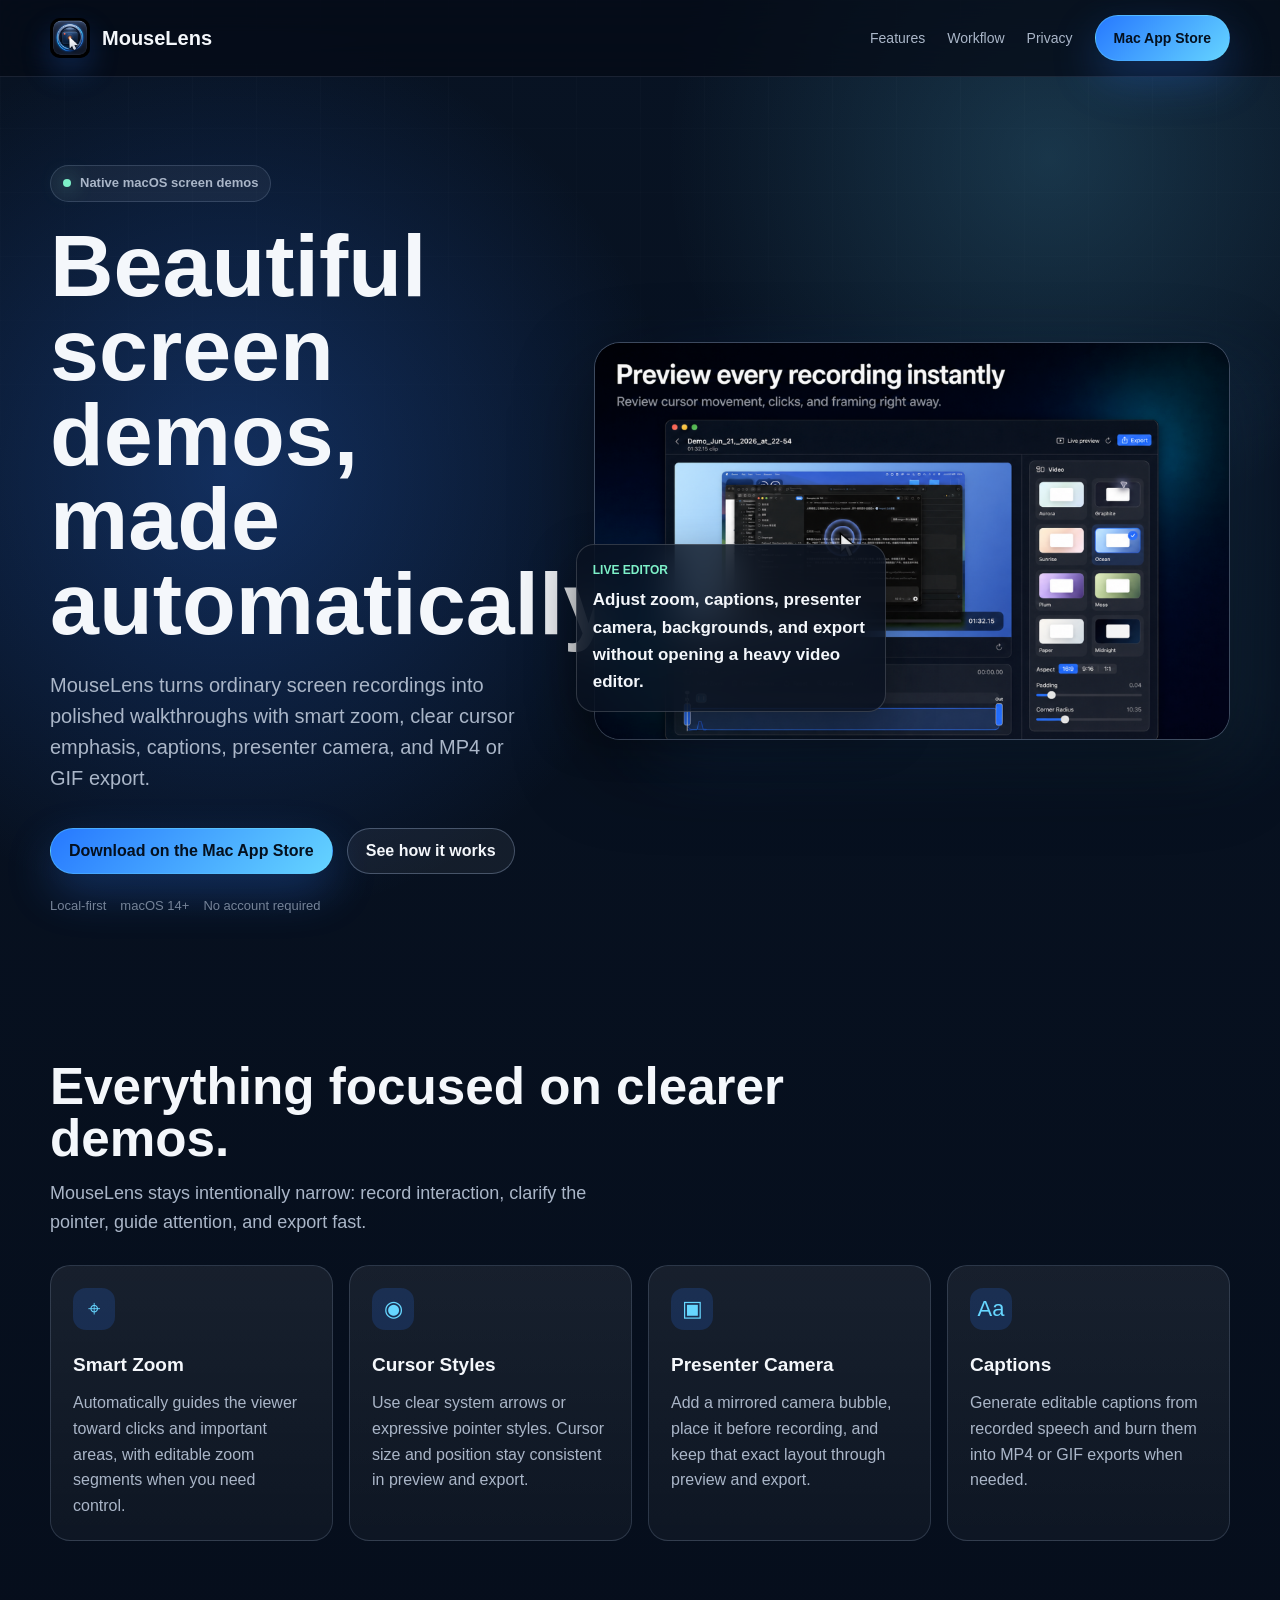
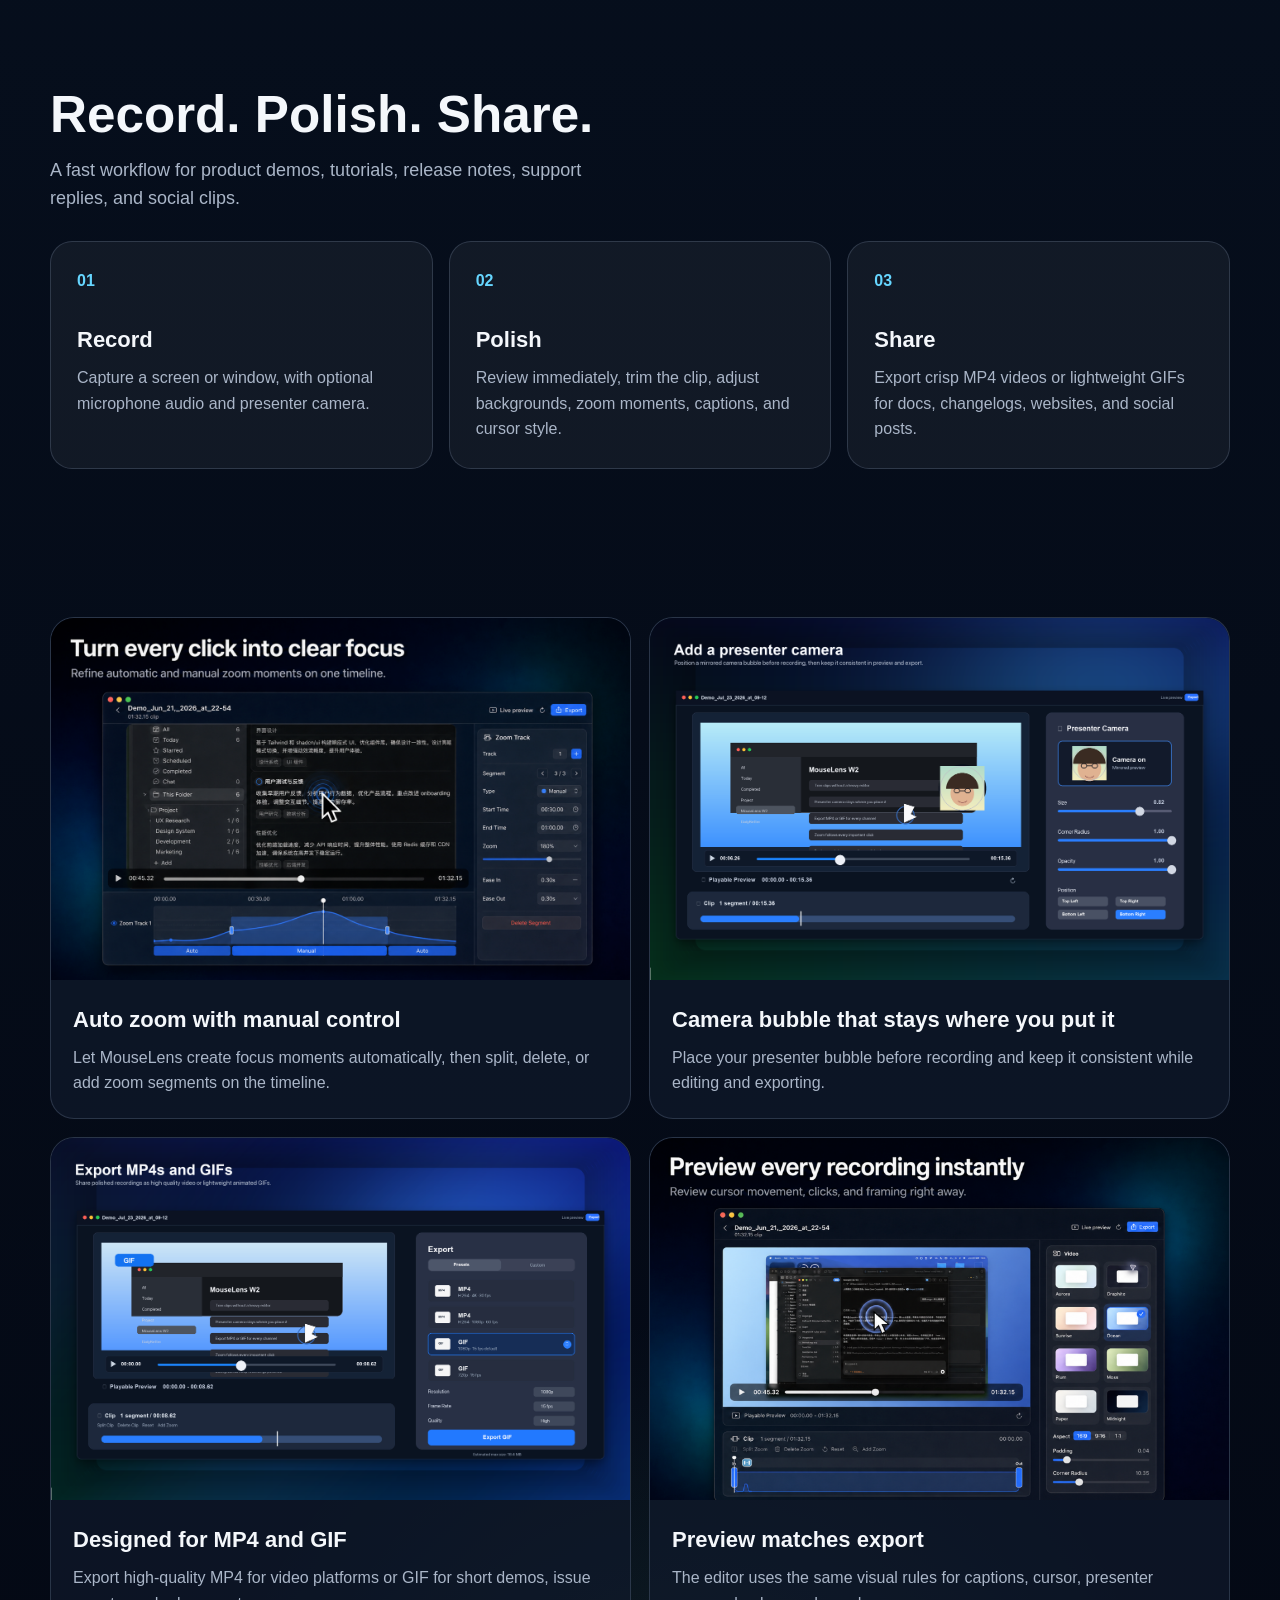
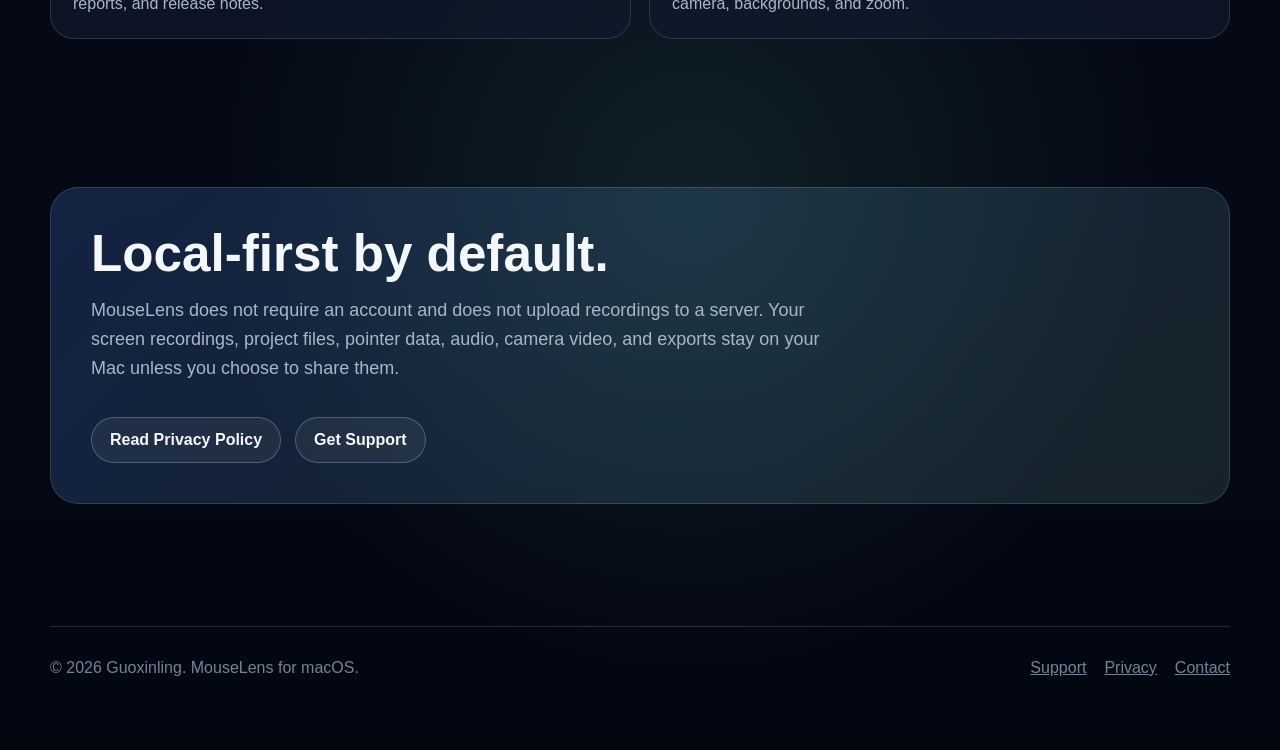
<file: index.html>
<!doctype html>
<html lang="en">
<head>
  <meta charset="utf-8">
  <meta name="viewport" content="width=device-width, initial-scale=1">
  <meta name="description" content="MouseLens is a macOS screen recorder for polished demos with smart zoom, captions, presenter camera, cursor styles, MP4 export, and GIF export.">
  <title>MouseLens — Polished screen recordings, fast</title>
  <link rel="icon" href="assets/icon-128.png">
  <link rel="stylesheet" href="styles.css">
</head>
<body>
  <div class="page">
    <header class="nav">
      <div class="container nav-inner">
        <a class="brand" href="index.html" aria-label="MouseLens home">
          <img src="assets/icon-128.png" alt="">
          <span>MouseLens</span>
        </a>
        <nav class="nav-links" aria-label="Primary navigation">
          <a href="#features">Features</a>
          <a href="#workflow">Workflow</a>
          <a href="#privacy">Privacy</a>
          <a class="button primary" href="https://apps.apple.com/app/id6782615815">Mac App Store</a>
        </nav>
      </div>
    </header>

    <main>
      <section class="hero">
        <div class="container hero-grid">
          <div>
            <span class="eyebrow">Native macOS screen demos</span>
            <h1>Beautiful screen demos, made automatically.</h1>
            <p class="hero-copy">MouseLens turns ordinary screen recordings into polished walkthroughs with smart zoom, clear cursor emphasis, captions, presenter camera, and MP4 or GIF export.</p>
            <div class="hero-actions">
              <a class="button primary" href="https://apps.apple.com/app/id6782615815">Download on the Mac App Store</a>
              <a class="button secondary" href="#workflow">See how it works</a>
            </div>
            <div class="hero-notes">
              <span>Local-first</span>
              <span>macOS 14+</span>
              <span>No account required</span>
            </div>
          </div>

          <div class="hero-visual" aria-label="MouseLens editor preview">
            <div class="product-frame">
              <img src="assets/preview.png" alt="MouseLens editor showing a polished screen recording preview">
            </div>
            <div class="floating-panel">
              <p class="panel-kicker">Live editor</p>
              <p class="panel-title">Adjust zoom, captions, presenter camera, backgrounds, and export without opening a heavy video editor.</p>
            </div>
          </div>
        </div>
      </section>

      <section class="section" id="features">
        <div class="container">
          <div class="section-head">
            <div>
              <h2>Everything focused on clearer demos.</h2>
              <p class="section-lede">MouseLens stays intentionally narrow: record interaction, clarify the pointer, guide attention, and export fast.</p>
            </div>
          </div>

          <div class="cards">
            <article class="card">
              <div class="card-icon">⌖</div>
              <h3>Smart Zoom</h3>
              <p>Automatically guides the viewer toward clicks and important areas, with editable zoom segments when you need control.</p>
            </article>
            <article class="card">
              <div class="card-icon">◉</div>
              <h3>Cursor Styles</h3>
              <p>Use clear system arrows or expressive pointer styles. Cursor size and position stay consistent in preview and export.</p>
            </article>
            <article class="card">
              <div class="card-icon">▣</div>
              <h3>Presenter Camera</h3>
              <p>Add a mirrored camera bubble, place it before recording, and keep that exact layout through preview and export.</p>
            </article>
            <article class="card">
              <div class="card-icon">Aa</div>
              <h3>Captions</h3>
              <p>Generate editable captions from recorded speech and burn them into MP4 or GIF exports when needed.</p>
            </article>
          </div>
        </div>
      </section>

      <section class="section" id="workflow">
        <div class="container">
          <div class="section-head">
            <div>
              <h2>Record. Polish. Share.</h2>
              <p class="section-lede">A fast workflow for product demos, tutorials, release notes, support replies, and social clips.</p>
            </div>
          </div>

          <div class="workflow">
            <article class="step">
              <h3>Record</h3>
              <p>Capture a screen or window, with optional microphone audio and presenter camera.</p>
            </article>
            <article class="step">
              <h3>Polish</h3>
              <p>Review immediately, trim the clip, adjust backgrounds, zoom moments, captions, and cursor style.</p>
            </article>
            <article class="step">
              <h3>Share</h3>
              <p>Export crisp MP4 videos or lightweight GIFs for docs, changelogs, websites, and social posts.</p>
            </article>
          </div>
        </div>
      </section>

      <section class="section">
        <div class="container">
          <div class="showcase">
            <article class="showcase-card">
              <img src="assets/zoom-track.png" alt="MouseLens zoom track in the editor">
              <div class="showcase-copy">
                <h3>Auto zoom with manual control</h3>
                <p>Let MouseLens create focus moments automatically, then split, delete, or add zoom segments on the timeline.</p>
              </div>
            </article>
            <article class="showcase-card">
              <img src="assets/presenter.png" alt="MouseLens presenter camera controls">
              <div class="showcase-copy">
                <h3>Camera bubble that stays where you put it</h3>
                <p>Place your presenter bubble before recording and keep it consistent while editing and exporting.</p>
              </div>
            </article>
            <article class="showcase-card">
              <img src="assets/export.png" alt="MouseLens export settings for MP4 and GIF">
              <div class="showcase-copy">
                <h3>Designed for MP4 and GIF</h3>
                <p>Export high-quality MP4 for video platforms or GIF for short demos, issue reports, and release notes.</p>
              </div>
            </article>
            <article class="showcase-card">
              <img src="assets/preview.png" alt="MouseLens styled preview with background and cursor">
              <div class="showcase-copy">
                <h3>Preview matches export</h3>
                <p>The editor uses the same visual rules for captions, cursor, presenter camera, backgrounds, and zoom.</p>
              </div>
            </article>
          </div>
        </div>
      </section>

      <section class="section" id="privacy">
        <div class="container">
          <div class="privacy-band">
            <h2>Local-first by default.</h2>
            <p>MouseLens does not require an account and does not upload recordings to a server. Your screen recordings, project files, pointer data, audio, camera video, and exports stay on your Mac unless you choose to share them.</p>
            <div class="hero-actions">
              <a class="button secondary" href="privacy.html">Read Privacy Policy</a>
              <a class="button secondary" href="support.html">Get Support</a>
            </div>
          </div>
        </div>
      </section>
    </main>

    <footer class="footer">
      <div class="container footer-inner">
        <div>© 2026 Guoxinling. MouseLens for macOS.</div>
        <div class="footer-links">
          <a href="support.html">Support</a>
          <a href="privacy.html">Privacy</a>
          <a href="mailto:guoxinling_xisu@163.com">Contact</a>
        </div>
      </div>
    </footer>
  </div>
</body>
</html>
</file>
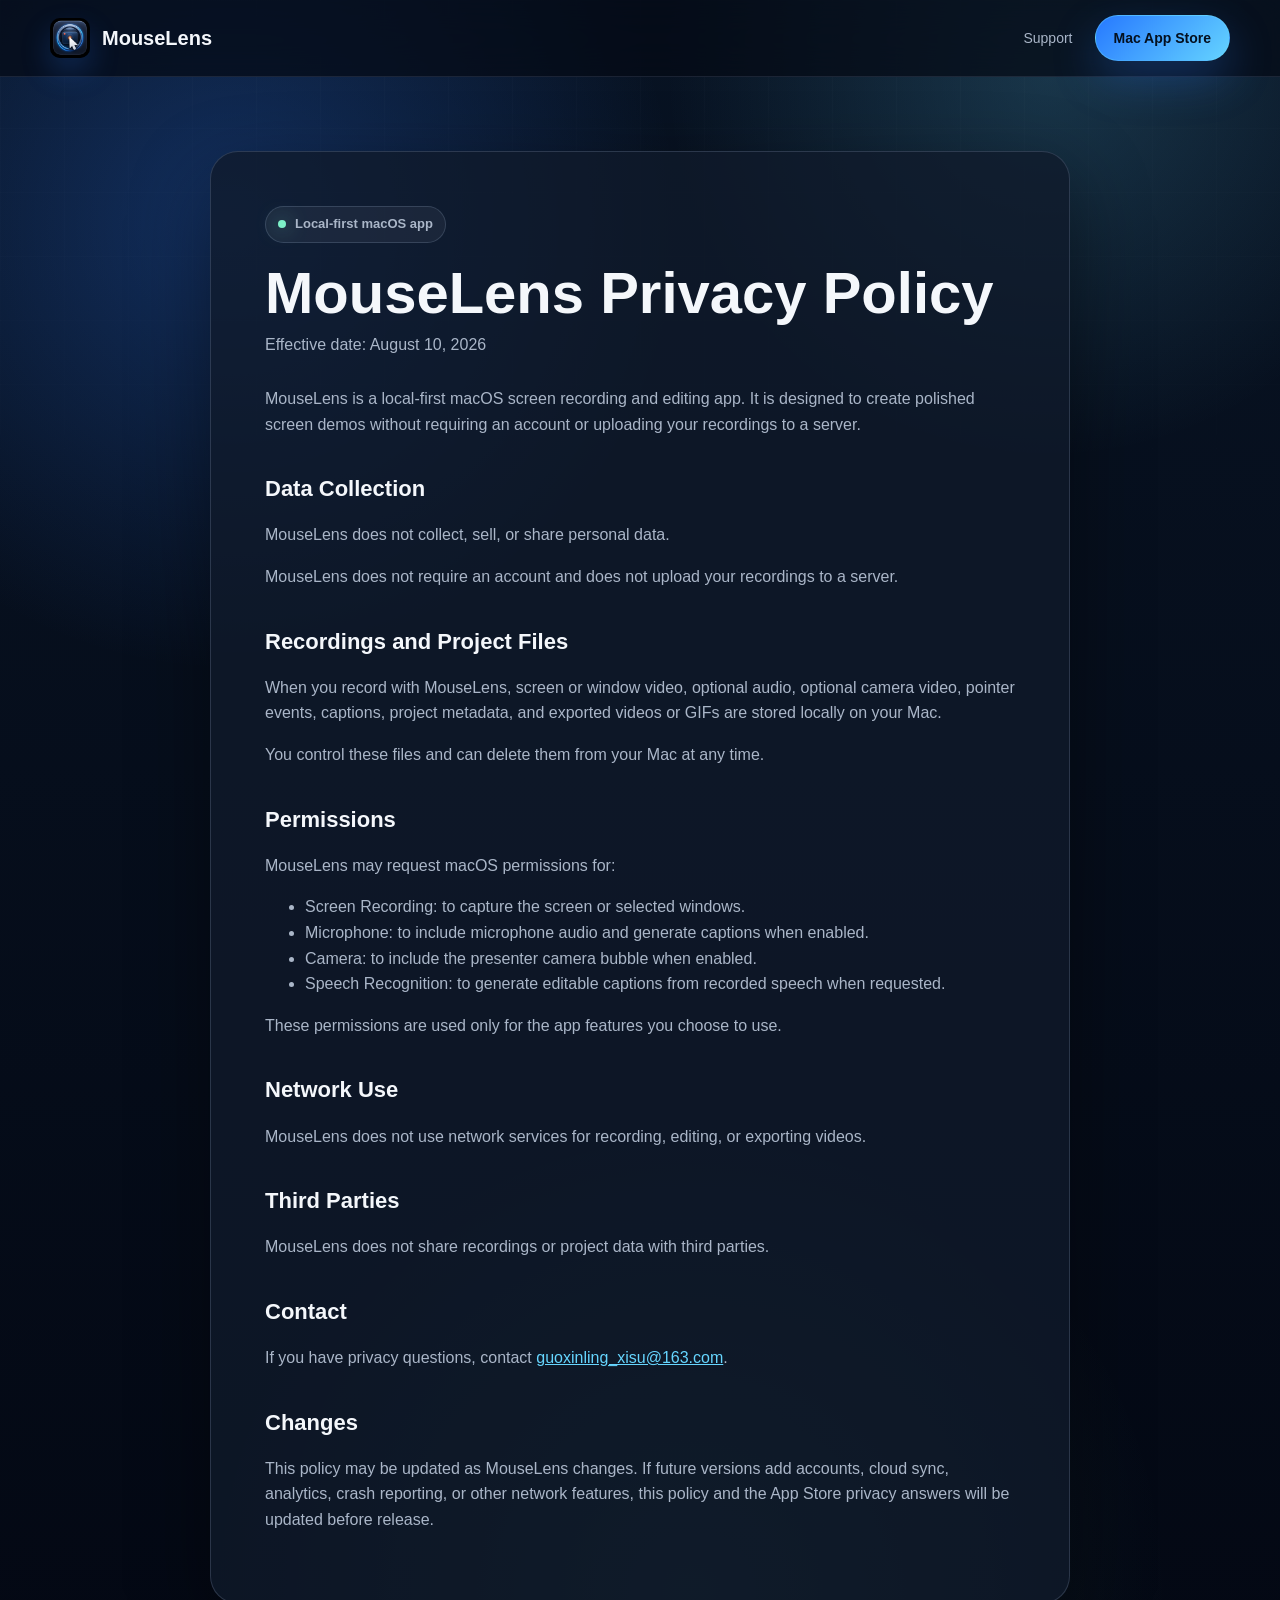
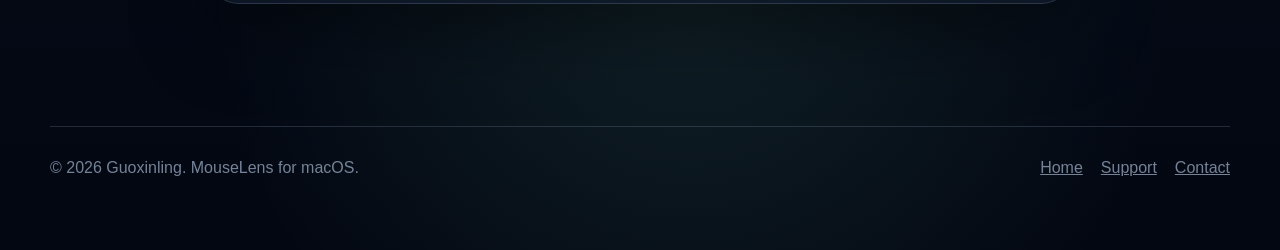
<file: privacy.html>
<!doctype html>
<html lang="en">
<head>
  <meta charset="utf-8">
  <meta name="viewport" content="width=device-width, initial-scale=1">
  <title>MouseLens Privacy Policy</title>
  <link rel="icon" href="assets/icon-128.png">
  <link rel="stylesheet" href="styles.css">
</head>
<body>
  <div class="page">
    <header class="nav">
      <div class="container nav-inner">
        <a class="brand" href="index.html" aria-label="MouseLens home">
          <img src="assets/icon-128.png" alt="">
          <span>MouseLens</span>
        </a>
        <nav class="nav-links" aria-label="Primary navigation">
          <a href="support.html">Support</a>
          <a class="button primary" href="https://apps.apple.com/app/id6782615815">Mac App Store</a>
        </nav>
      </div>
    </header>

    <main class="content-page">
      <div class="container">
        <article class="content-card">
          <span class="eyebrow">Local-first macOS app</span>
          <h1>MouseLens Privacy Policy</h1>
          <p class="updated">Effective date: August 10, 2026</p>

          <p>MouseLens is a local-first macOS screen recording and editing app. It is designed to create polished screen demos without requiring an account or uploading your recordings to a server.</p>

          <h2>Data Collection</h2>
          <p>MouseLens does not collect, sell, or share personal data.</p>
          <p>MouseLens does not require an account and does not upload your recordings to a server.</p>

          <h2>Recordings and Project Files</h2>
          <p>When you record with MouseLens, screen or window video, optional audio, optional camera video, pointer events, captions, project metadata, and exported videos or GIFs are stored locally on your Mac.</p>
          <p>You control these files and can delete them from your Mac at any time.</p>

          <h2>Permissions</h2>
          <p>MouseLens may request macOS permissions for:</p>
          <ul>
            <li>Screen Recording: to capture the screen or selected windows.</li>
            <li>Microphone: to include microphone audio and generate captions when enabled.</li>
            <li>Camera: to include the presenter camera bubble when enabled.</li>
            <li>Speech Recognition: to generate editable captions from recorded speech when requested.</li>
          </ul>
          <p>These permissions are used only for the app features you choose to use.</p>

          <h2>Network Use</h2>
          <p>MouseLens does not use network services for recording, editing, or exporting videos.</p>

          <h2>Third Parties</h2>
          <p>MouseLens does not share recordings or project data with third parties.</p>

          <h2>Contact</h2>
          <p>If you have privacy questions, contact <a href="mailto:guoxinling_xisu@163.com">guoxinling_xisu@163.com</a>.</p>

          <h2>Changes</h2>
          <p>This policy may be updated as MouseLens changes. If future versions add accounts, cloud sync, analytics, crash reporting, or other network features, this policy and the App Store privacy answers will be updated before release.</p>
        </article>
      </div>
    </main>

    <footer class="footer">
      <div class="container footer-inner">
        <div>© 2026 Guoxinling. MouseLens for macOS.</div>
        <div class="footer-links">
          <a href="index.html">Home</a>
          <a href="support.html">Support</a>
          <a href="mailto:guoxinling_xisu@163.com">Contact</a>
        </div>
      </div>
    </footer>
  </div>
</body>
</html>
</file>
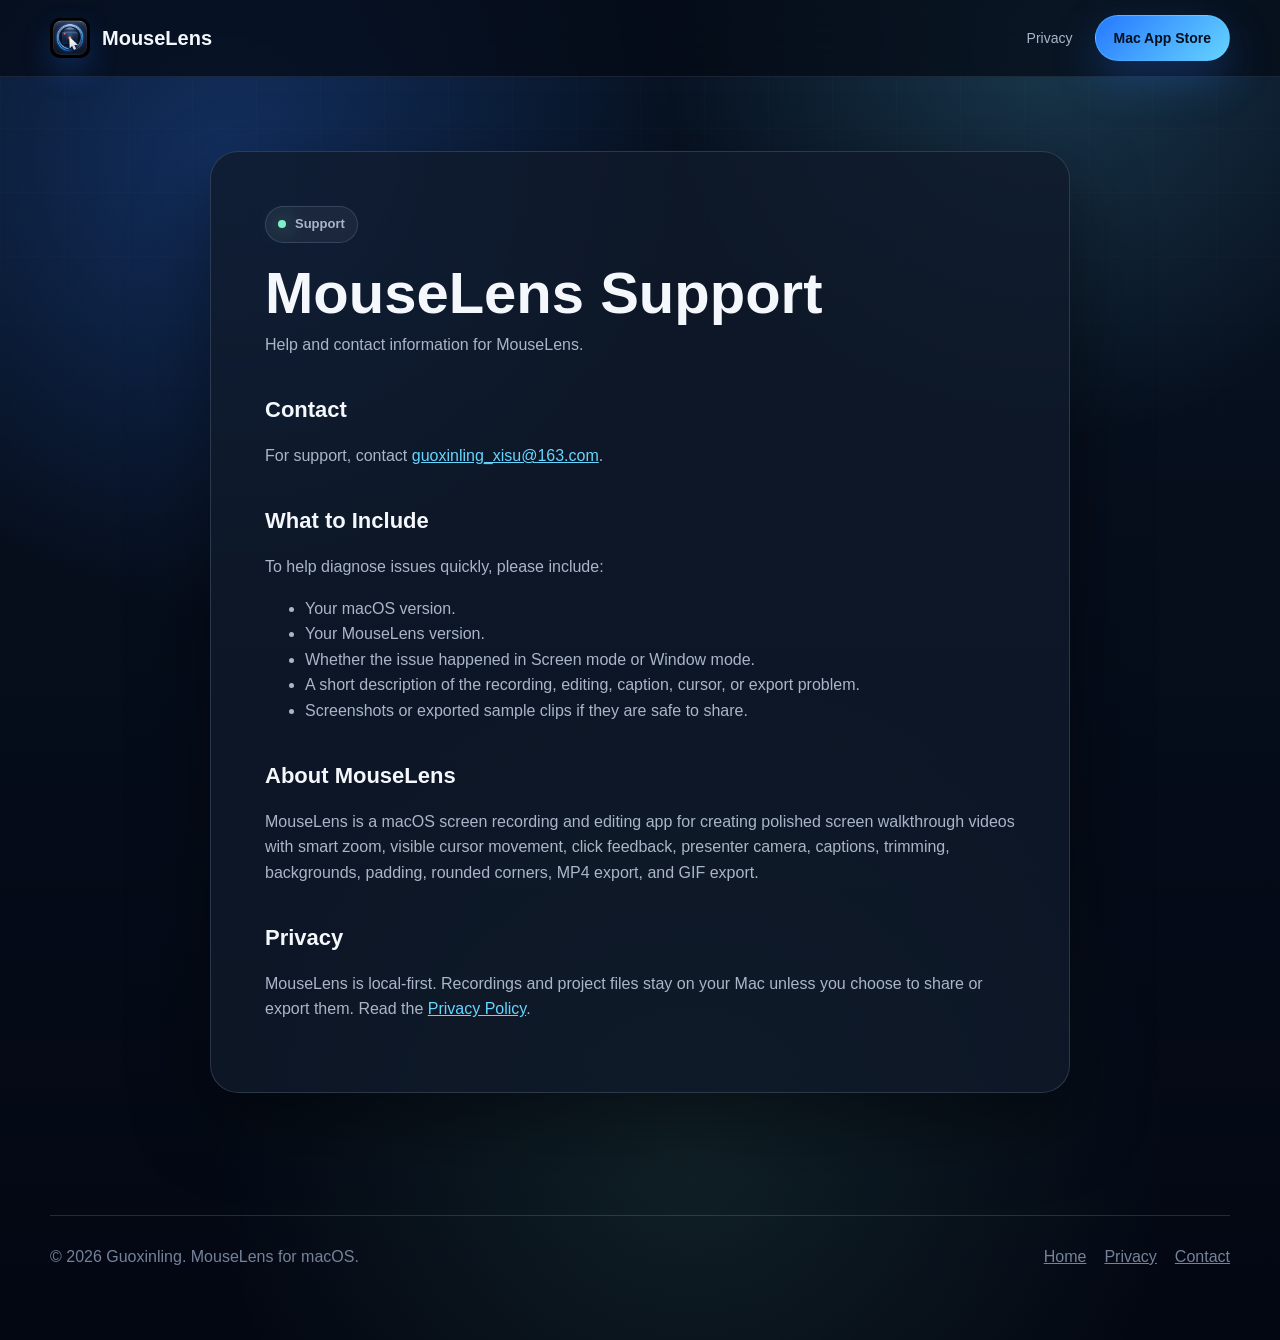
<file: support.html>
<!doctype html>
<html lang="en">
<head>
  <meta charset="utf-8">
  <meta name="viewport" content="width=device-width, initial-scale=1">
  <title>MouseLens Support</title>
  <link rel="icon" href="assets/icon-128.png">
  <link rel="stylesheet" href="styles.css">
</head>
<body>
  <div class="page">
    <header class="nav">
      <div class="container nav-inner">
        <a class="brand" href="index.html" aria-label="MouseLens home">
          <img src="assets/icon-128.png" alt="">
          <span>MouseLens</span>
        </a>
        <nav class="nav-links" aria-label="Primary navigation">
          <a href="privacy.html">Privacy</a>
          <a class="button primary" href="https://apps.apple.com/app/id6782615815">Mac App Store</a>
        </nav>
      </div>
    </header>

    <main class="content-page">
      <div class="container">
        <article class="content-card">
          <span class="eyebrow">Support</span>
          <h1>MouseLens Support</h1>
          <p class="updated">Help and contact information for MouseLens.</p>

          <h2>Contact</h2>
          <p>For support, contact <a href="mailto:guoxinling_xisu@163.com">guoxinling_xisu@163.com</a>.</p>

          <h2>What to Include</h2>
          <p>To help diagnose issues quickly, please include:</p>
          <ul>
            <li>Your macOS version.</li>
            <li>Your MouseLens version.</li>
            <li>Whether the issue happened in Screen mode or Window mode.</li>
            <li>A short description of the recording, editing, caption, cursor, or export problem.</li>
            <li>Screenshots or exported sample clips if they are safe to share.</li>
          </ul>

          <h2>About MouseLens</h2>
          <p>MouseLens is a macOS screen recording and editing app for creating polished screen walkthrough videos with smart zoom, visible cursor movement, click feedback, presenter camera, captions, trimming, backgrounds, padding, rounded corners, MP4 export, and GIF export.</p>

          <h2>Privacy</h2>
          <p>MouseLens is local-first. Recordings and project files stay on your Mac unless you choose to share or export them. Read the <a href="privacy.html">Privacy Policy</a>.</p>
        </article>
      </div>
    </main>

    <footer class="footer">
      <div class="container footer-inner">
        <div>© 2026 Guoxinling. MouseLens for macOS.</div>
        <div class="footer-links">
          <a href="index.html">Home</a>
          <a href="privacy.html">Privacy</a>
          <a href="mailto:guoxinling_xisu@163.com">Contact</a>
        </div>
      </div>
    </footer>
  </div>
</body>
</html>
</file>
<file: styles.css>
:root {
  color-scheme: dark;
  --bg: #07101d;
  --bg-deep: #030712;
  --surface: rgba(16, 26, 43, 0.72);
  --surface-strong: rgba(22, 34, 55, 0.88);
  --line: rgba(177, 199, 234, 0.18);
  --line-strong: rgba(177, 199, 234, 0.32);
  --text: #f4f7fb;
  --muted: #aab6c8;
  --soft: #758398;
  --blue: #2f7cff;
  --cyan: #66d6ff;
  --green: #7df0c8;
  --shadow: 0 28px 80px rgba(0, 0, 0, 0.42);
}

* {
  box-sizing: border-box;
}

html {
  scroll-behavior: smooth;
}

body {
  margin: 0;
  min-width: 320px;
  background:
    radial-gradient(circle at 18% 12%, rgba(47, 124, 255, 0.28), transparent 28rem),
    radial-gradient(circle at 82% 4%, rgba(102, 214, 255, 0.18), transparent 24rem),
    radial-gradient(circle at 54% 86%, rgba(125, 240, 200, 0.10), transparent 30rem),
    linear-gradient(180deg, #081323 0%, var(--bg-deep) 100%);
  color: var(--text);
  font: 16px/1.6 -apple-system, BlinkMacSystemFont, "SF Pro Text", "Segoe UI", sans-serif;
  letter-spacing: 0;
}

body::before {
  content: "";
  position: fixed;
  inset: 0;
  pointer-events: none;
  background-image:
    linear-gradient(rgba(255,255,255,0.026) 1px, transparent 1px),
    linear-gradient(90deg, rgba(255,255,255,0.026) 1px, transparent 1px);
  background-size: 64px 64px;
  mask-image: linear-gradient(to bottom, rgba(0,0,0,0.6), transparent 75%);
}

a {
  color: inherit;
}

.page {
  position: relative;
  overflow: hidden;
}

.container {
  width: min(1180px, calc(100% - 40px));
  margin: 0 auto;
}

.nav {
  position: sticky;
  top: 0;
  z-index: 20;
  border-bottom: 1px solid rgba(177, 199, 234, 0.12);
  background: rgba(5, 11, 21, 0.72);
  backdrop-filter: blur(22px);
}

.nav-inner {
  display: flex;
  align-items: center;
  justify-content: space-between;
  min-height: 76px;
  gap: 24px;
}

.brand {
  display: inline-flex;
  align-items: center;
  gap: 12px;
  text-decoration: none;
  font-weight: 760;
}

.brand img {
  width: 40px;
  height: 40px;
  border-radius: 10px;
  box-shadow: 0 14px 30px rgba(47, 124, 255, 0.22);
}

.brand span {
  font-size: 20px;
}

.nav-links {
  display: flex;
  align-items: center;
  gap: 22px;
  color: var(--muted);
  font-size: 14px;
}

.nav-links a {
  text-decoration: none;
}

.nav-links a:hover {
  color: var(--text);
}

.button {
  display: inline-flex;
  align-items: center;
  justify-content: center;
  gap: 10px;
  min-height: 46px;
  padding: 0 18px;
  border: 1px solid var(--line-strong);
  border-radius: 999px;
  color: var(--text);
  text-decoration: none;
  font-weight: 700;
  white-space: nowrap;
}

.button.primary {
  border-color: rgba(102, 214, 255, 0.40);
  background: linear-gradient(135deg, #2678ff 0%, #65d4ff 100%);
  color: #04101f;
  box-shadow: 0 18px 45px rgba(47, 124, 255, 0.28);
}

.button.secondary {
  background: rgba(255,255,255,0.055);
}

.hero {
  padding: 88px 0 70px;
}

.hero-grid {
  display: grid;
  grid-template-columns: minmax(0, 0.92fr) minmax(420px, 1.2fr);
  align-items: center;
  gap: 56px;
}

.eyebrow {
  display: inline-flex;
  align-items: center;
  gap: 9px;
  padding: 7px 12px;
  border: 1px solid var(--line);
  border-radius: 999px;
  background: rgba(255,255,255,0.052);
  color: var(--muted);
  font-size: 13px;
  font-weight: 700;
}

.eyebrow::before {
  content: "";
  width: 8px;
  height: 8px;
  border-radius: 50%;
  background: var(--green);
  box-shadow: 0 0 20px rgba(125, 240, 200, 0.78);
}

h1 {
  margin: 22px 0 0;
  font-size: clamp(48px, 7vw, 88px);
  line-height: 0.96;
  letter-spacing: 0;
}

.hero-copy {
  margin: 24px 0 0;
  max-width: 610px;
  color: var(--muted);
  font-size: 20px;
  line-height: 1.55;
}

.hero-actions {
  display: flex;
  flex-wrap: wrap;
  gap: 14px;
  margin-top: 34px;
}

.hero-notes {
  display: flex;
  flex-wrap: wrap;
  gap: 14px;
  margin-top: 22px;
  color: var(--soft);
  font-size: 13px;
}

.hero-visual {
  position: relative;
}

.hero-visual::before {
  content: "";
  position: absolute;
  inset: 8% -4% -4% 10%;
  background: linear-gradient(135deg, rgba(47,124,255,0.22), rgba(102,214,255,0.10));
  filter: blur(38px);
}

.product-frame {
  position: relative;
  overflow: hidden;
  border: 1px solid var(--line-strong);
  border-radius: 26px;
  background: rgba(7, 14, 27, 0.78);
  box-shadow: var(--shadow);
}

.product-frame img {
  display: block;
  width: 100%;
  height: auto;
}

.floating-panel {
  position: absolute;
  left: -18px;
  bottom: 28px;
  width: min(310px, 56%);
  padding: 16px;
  border: 1px solid rgba(255,255,255,0.16);
  border-radius: 18px;
  background: rgba(10, 17, 31, 0.78);
  box-shadow: 0 18px 48px rgba(0, 0, 0, 0.38);
  backdrop-filter: blur(22px);
}

.panel-kicker {
  margin: 0 0 6px;
  color: var(--green);
  font-size: 12px;
  font-weight: 800;
  text-transform: uppercase;
}

.panel-title {
  margin: 0;
  font-size: 17px;
  font-weight: 760;
}

.section {
  padding: 74px 0;
}

.section-head {
  display: flex;
  align-items: end;
  justify-content: space-between;
  gap: 28px;
  margin-bottom: 28px;
}

.section h2 {
  margin: 0;
  max-width: 760px;
  font-size: clamp(34px, 4vw, 56px);
  line-height: 1.02;
}

.section-lede {
  max-width: 560px;
  margin: 14px 0 0;
  color: var(--muted);
  font-size: 18px;
}

.cards {
  display: grid;
  grid-template-columns: repeat(4, minmax(0, 1fr));
  gap: 16px;
}

.card {
  min-height: 220px;
  padding: 22px;
  border: 1px solid var(--line);
  border-radius: 20px;
  background: linear-gradient(180deg, rgba(255,255,255,0.072), rgba(255,255,255,0.035));
}

.card-icon {
  display: grid;
  place-items: center;
  width: 42px;
  height: 42px;
  margin-bottom: 20px;
  border-radius: 13px;
  background: rgba(47,124,255,0.18);
  color: var(--cyan);
  font-size: 22px;
}

.card h3 {
  margin: 0 0 10px;
  font-size: 19px;
}

.card p {
  margin: 0;
  color: var(--muted);
}

.workflow {
  display: grid;
  grid-template-columns: repeat(3, minmax(0, 1fr));
  gap: 16px;
  counter-reset: step;
}

.step {
  position: relative;
  min-height: 190px;
  padding: 26px;
  border: 1px solid var(--line);
  border-radius: 22px;
  background: rgba(255,255,255,0.05);
}

.step::before {
  counter-increment: step;
  content: "0" counter(step);
  display: inline-flex;
  margin-bottom: 28px;
  color: var(--cyan);
  font-weight: 800;
}

.step h3 {
  margin: 0 0 8px;
  font-size: 22px;
}

.step p {
  margin: 0;
  color: var(--muted);
}

.showcase {
  display: grid;
  grid-template-columns: 1fr 1fr;
  gap: 18px;
}

.showcase-card {
  overflow: hidden;
  border: 1px solid var(--line);
  border-radius: 24px;
  background: var(--surface);
}

.showcase-card img {
  display: block;
  width: 100%;
  height: auto;
}

.showcase-copy {
  padding: 22px;
}

.showcase-copy h3 {
  margin: 0 0 8px;
  font-size: 22px;
}

.showcase-copy p {
  margin: 0;
  color: var(--muted);
}

.privacy-band {
  padding: 40px;
  border: 1px solid var(--line);
  border-radius: 28px;
  background:
    linear-gradient(135deg, rgba(47,124,255,0.16), rgba(125,240,200,0.08)),
    rgba(255,255,255,0.04);
}

.privacy-band h2 {
  margin: 0;
  font-size: clamp(32px, 4vw, 52px);
}

.privacy-band p {
  max-width: 760px;
  margin: 16px 0 0;
  color: var(--muted);
  font-size: 18px;
}

.footer {
  padding: 48px 0 70px;
  color: var(--soft);
}

.footer-inner {
  display: flex;
  align-items: center;
  justify-content: space-between;
  gap: 20px;
  border-top: 1px solid var(--line);
  padding-top: 28px;
}

.footer-links {
  display: flex;
  flex-wrap: wrap;
  gap: 18px;
}

.content-page {
  padding: 74px 0;
}

.content-card {
  width: min(860px, 100%);
  margin: 0 auto;
  padding: clamp(28px, 5vw, 54px);
  border: 1px solid var(--line);
  border-radius: 28px;
  background: rgba(16, 26, 43, 0.78);
  box-shadow: var(--shadow);
}

.content-card h1 {
  font-size: clamp(36px, 5vw, 58px);
}

.content-card h2 {
  margin: 34px 0 8px;
  font-size: 22px;
}

.content-card p,
.content-card li {
  color: var(--muted);
}

.content-card a {
  color: var(--cyan);
}

.updated {
  margin: 12px 0 28px;
  color: var(--soft);
}

@media (max-width: 980px) {
  .hero-grid,
  .showcase {
    grid-template-columns: 1fr;
  }

  .cards,
  .workflow {
    grid-template-columns: repeat(2, minmax(0, 1fr));
  }

  .hero {
    padding-top: 58px;
  }
}

@media (max-width: 680px) {
  .container {
    width: min(100% - 28px, 1180px);
  }

  .nav-inner {
    min-height: 66px;
  }

  .nav-links a:not(.button) {
    display: none;
  }

  .hero-grid {
    gap: 34px;
  }

  .hero-copy {
    font-size: 17px;
  }

  .cards,
  .workflow {
    grid-template-columns: 1fr;
  }

  .section {
    padding: 52px 0;
  }

  .section-head,
  .footer-inner {
    display: block;
  }

  .footer-links {
    margin-top: 18px;
  }

  .floating-panel {
    position: relative;
    left: auto;
    bottom: auto;
    width: auto;
    margin: 12px;
  }
}
</file>
